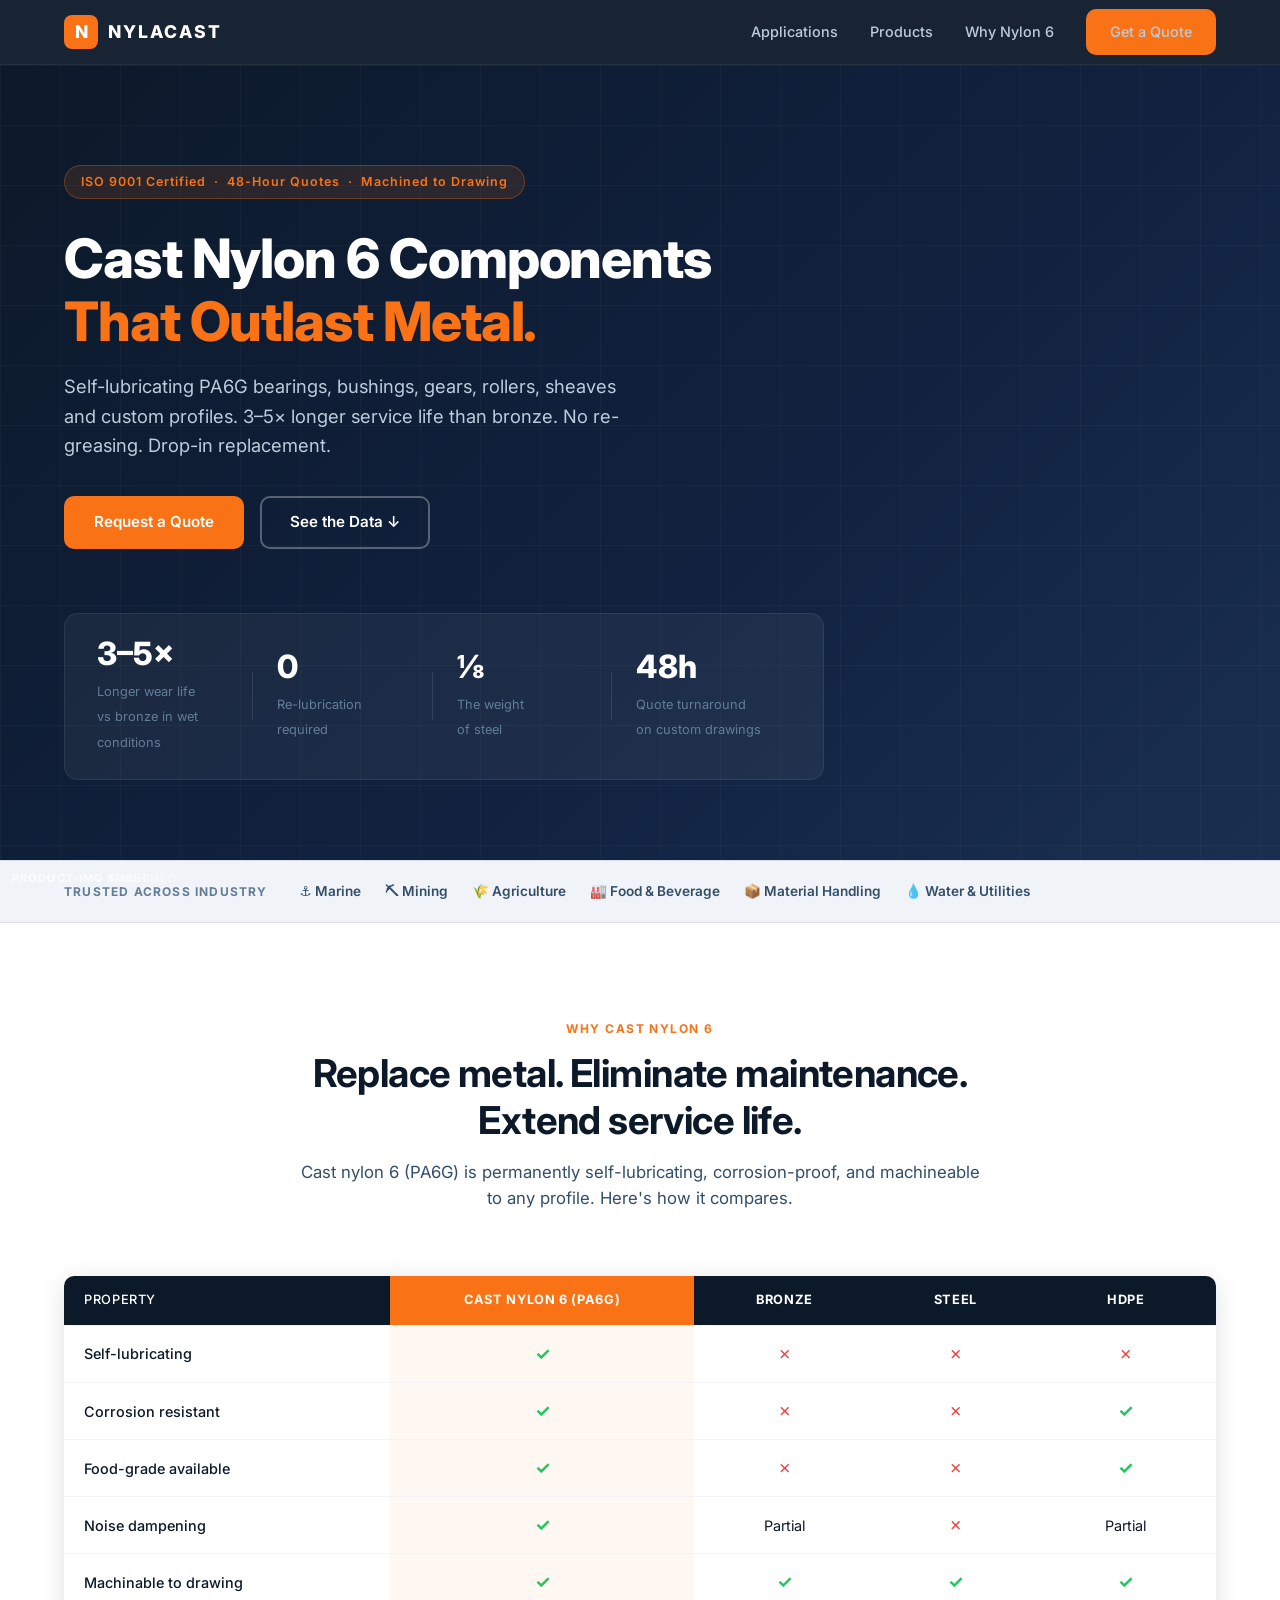
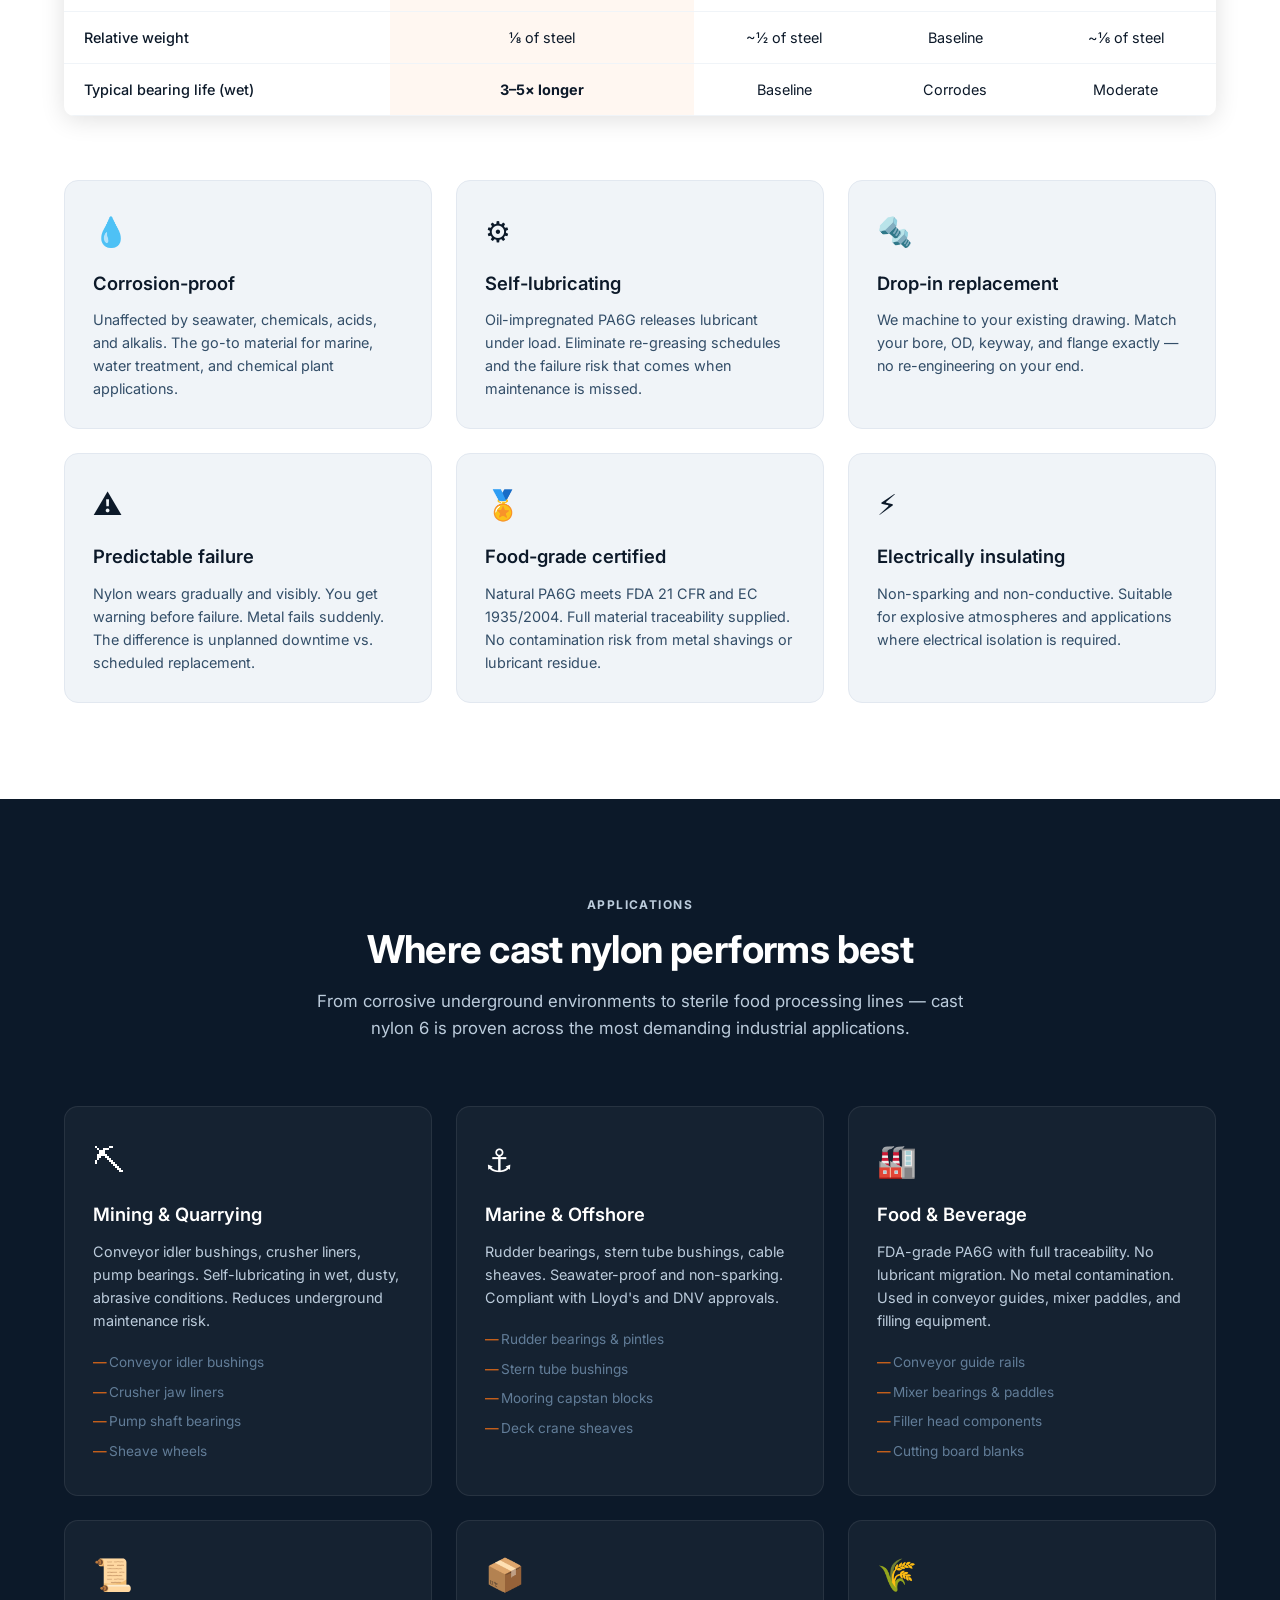
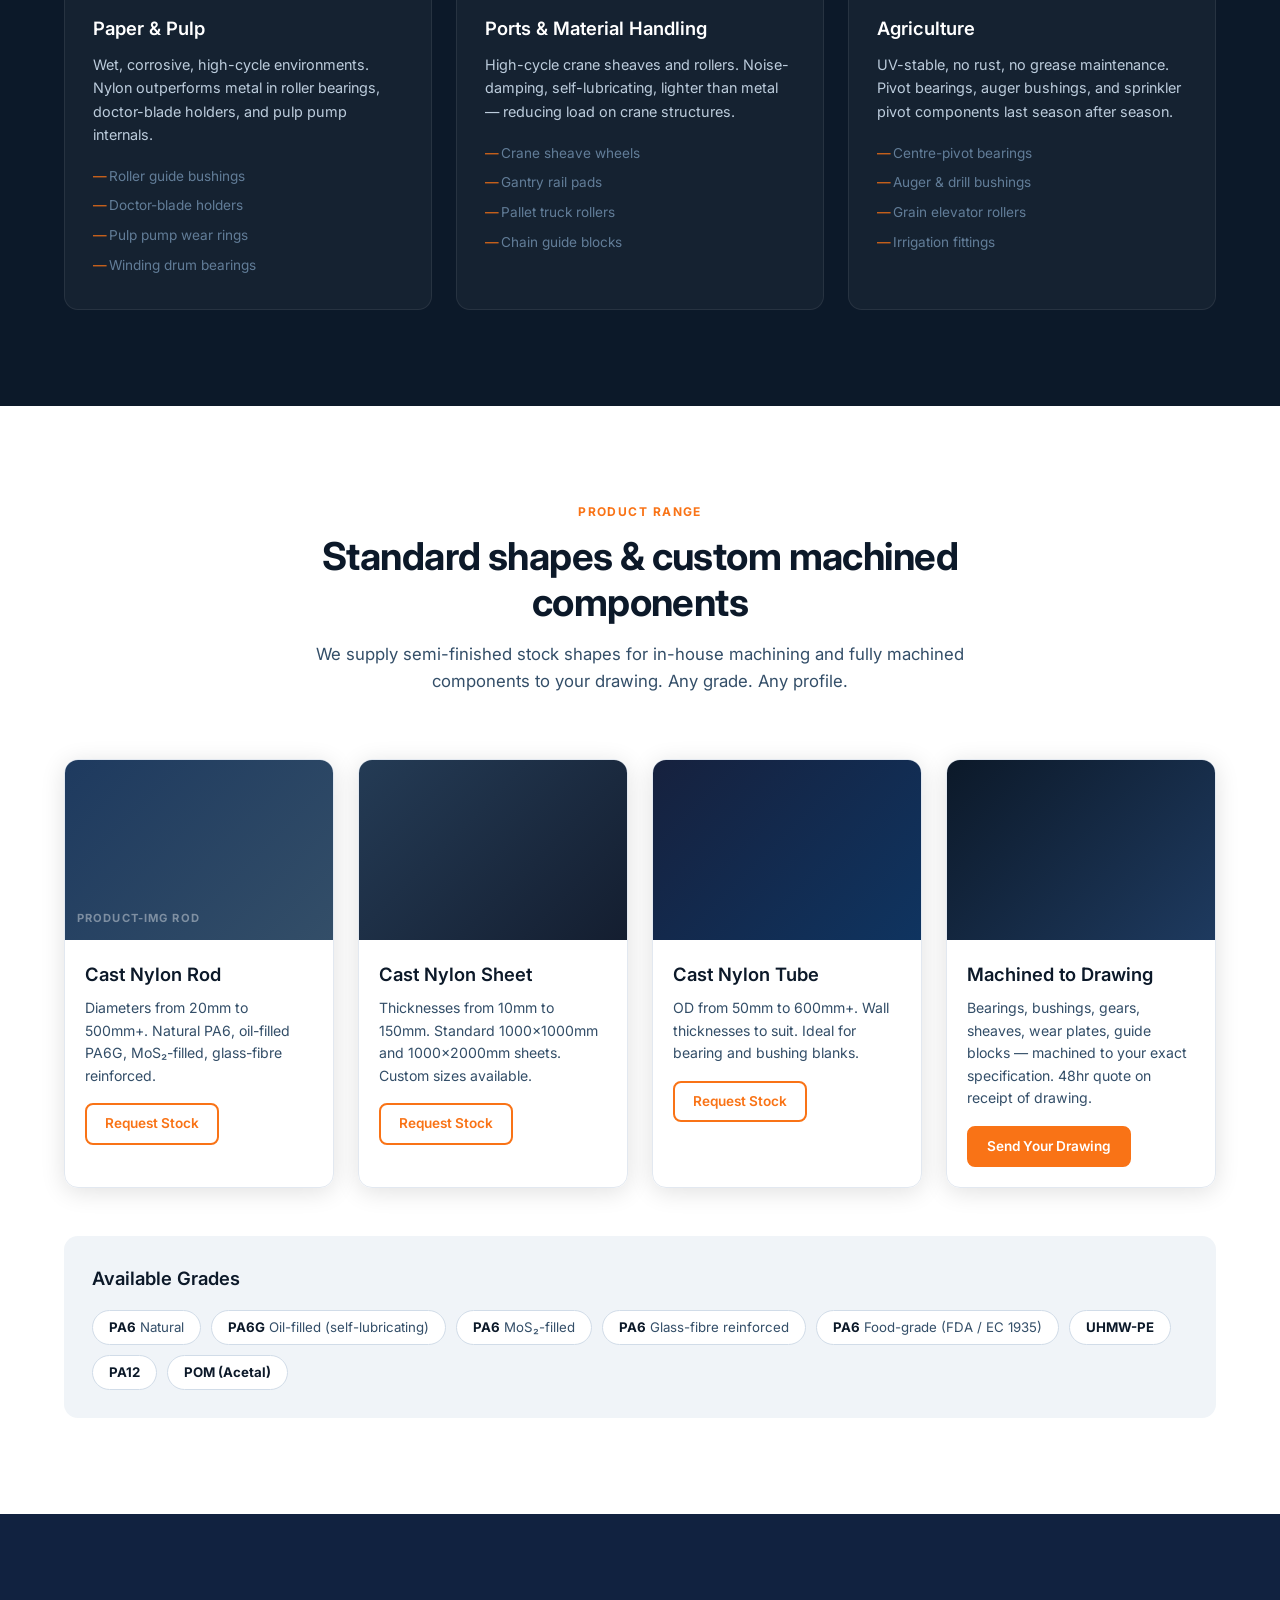
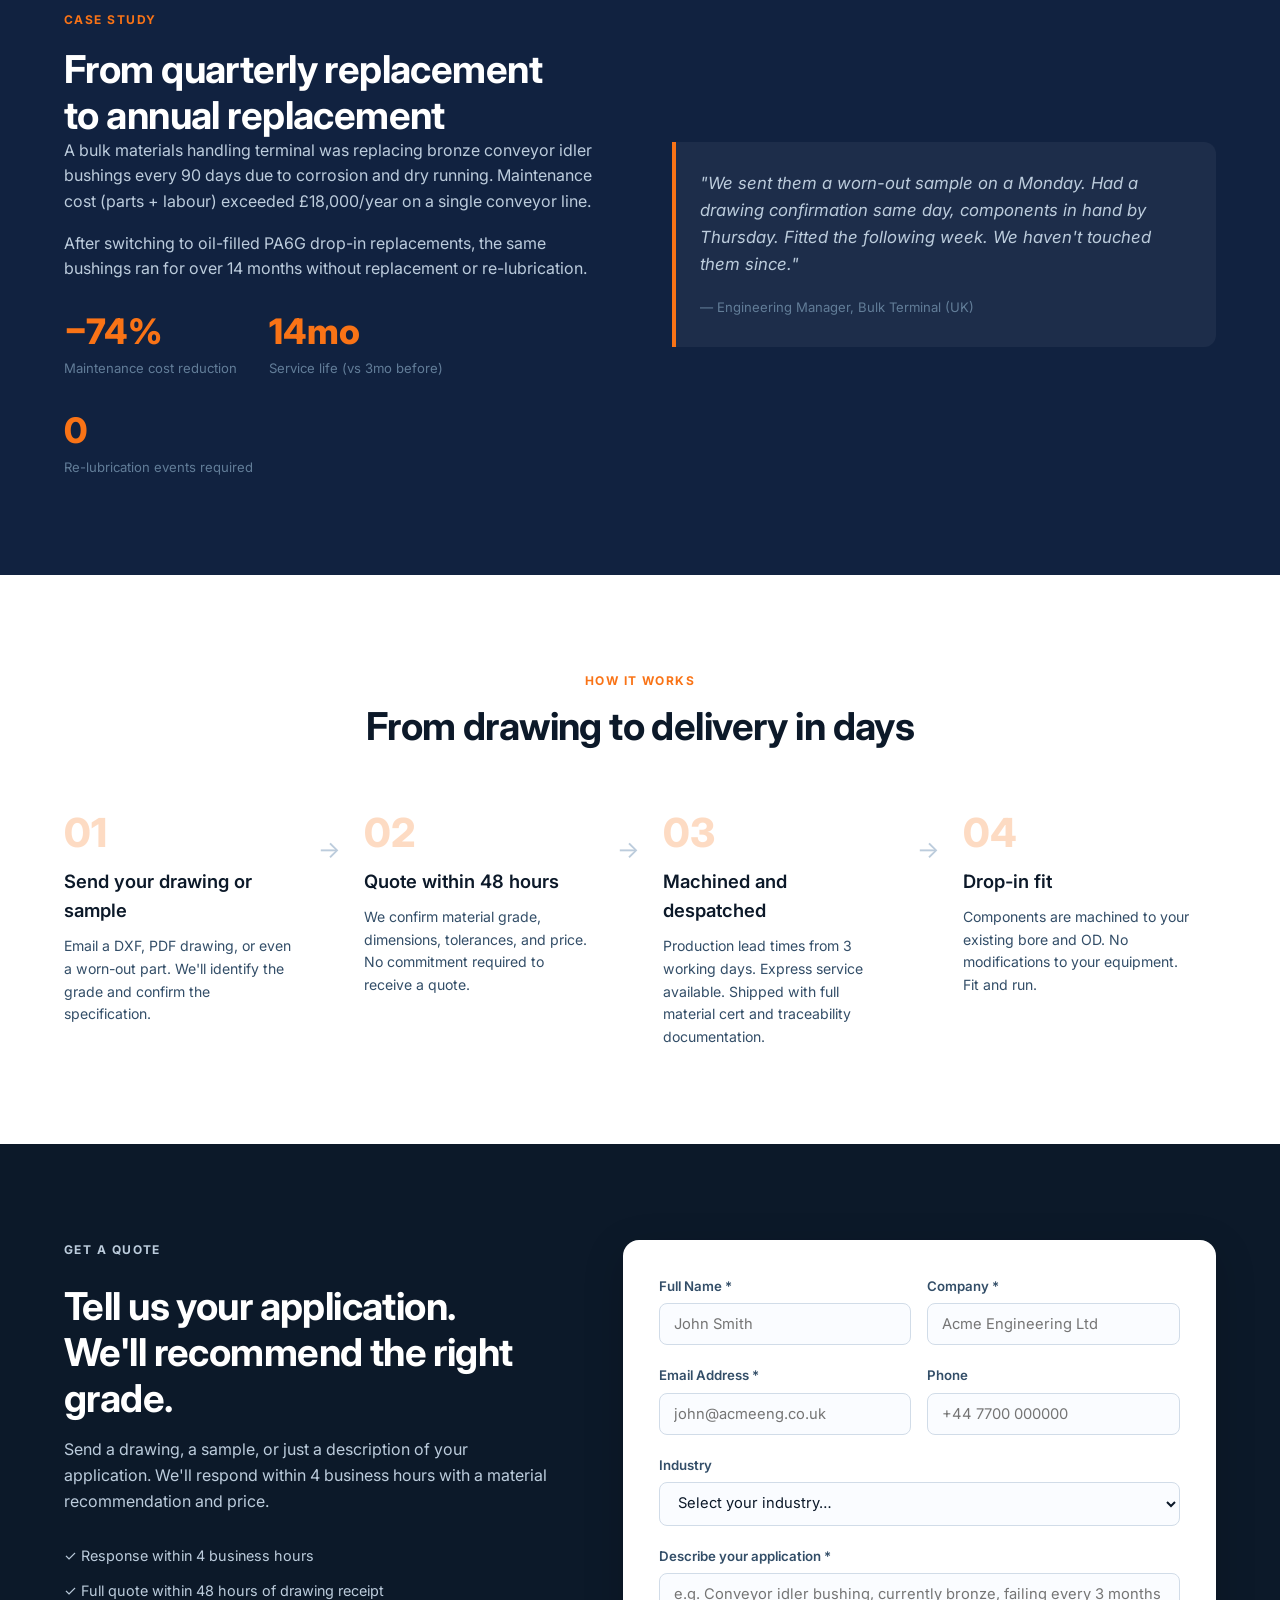
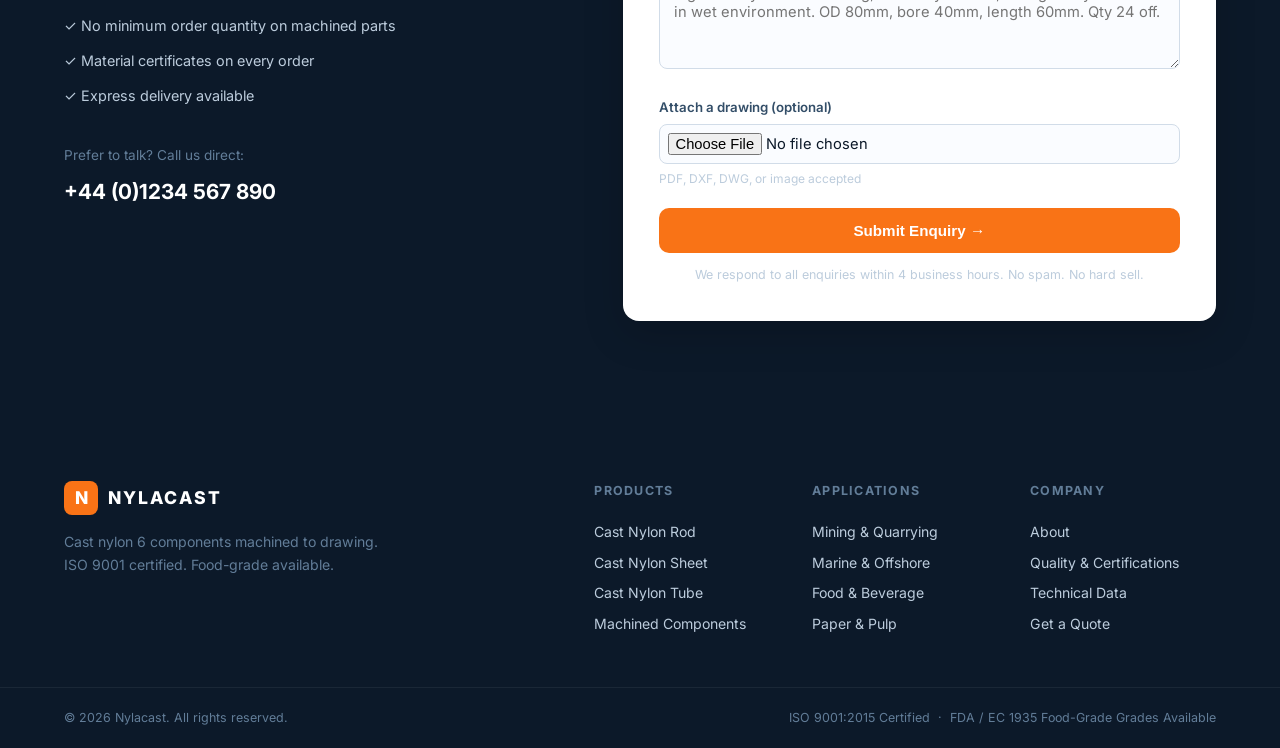
<file: campaign/nylon-6-castings/index.html>
<!DOCTYPE html>
<html lang="en">
<head>
  <meta charset="UTF-8" />
  <meta name="viewport" content="width=device-width, initial-scale=1.0" />
  <title>Cast Nylon 6 Components — Nylacast</title>
  <link rel="stylesheet" href="styles.css" />
  <link rel="preconnect" href="https://fonts.googleapis.com" />
  <link href="https://fonts.googleapis.com/css2?family=Inter:wght@400;500;600;700;800&display=swap" rel="stylesheet" />
</head>
<body>

<!-- ═══════════════════════════ NAV ═══════════════════════════ -->
<header class="nav">
  <div class="container nav-inner">
    <div class="logo">
      <span class="logo-mark">N</span>
      <span class="logo-text">NYLACAST</span>
    </div>
    <nav class="nav-links">
      <a href="#applications">Applications</a>
      <a href="#products">Products</a>
      <a href="#why">Why Nylon 6</a>
      <a href="#quote" class="btn btn-nav">Get a Quote</a>
    </nav>
  </div>
</header>

<!-- ═══════════════════════════ HERO ═══════════════════════════ -->
<section class="hero">
  <div class="hero-bg-grid"></div>
  <div class="container hero-inner">
    <div class="hero-badge">ISO 9001 Certified &nbsp;·&nbsp; 48-Hour Quotes &nbsp;·&nbsp; Machined to Drawing</div>
    <h1 class="hero-heading">
      Cast Nylon 6 Components<br />
      <span class="accent">That Outlast Metal.</span>
    </h1>
    <p class="hero-sub">
      Self-lubricating PA6G bearings, bushings, gears, rollers, sheaves and custom profiles.
      3–5× longer service life than bronze. No re-greasing. Drop-in replacement.
    </p>
    <div class="hero-ctas">
      <a href="#quote" class="btn btn-primary">Request a Quote</a>
      <a href="#why" class="btn btn-ghost">See the Data ↓</a>
    </div>
    <div class="hero-stats">
      <div class="stat">
        <span class="stat-value">3–5×</span>
        <span class="stat-label">Longer wear life<br/>vs bronze in wet conditions</span>
      </div>
      <div class="stat-divider"></div>
      <div class="stat">
        <span class="stat-value">0</span>
        <span class="stat-label">Re-lubrication<br/>required</span>
      </div>
      <div class="stat-divider"></div>
      <div class="stat">
        <span class="stat-value">⅛</span>
        <span class="stat-label">The weight<br/>of steel</span>
      </div>
      <div class="stat-divider"></div>
      <div class="stat">
        <span class="stat-value">48h</span>
        <span class="stat-label">Quote turnaround<br/>on custom drawings</span>
      </div>
    </div>
  </div>
</section>

<!-- ═══════════════════════════ TRUST BAR ═══════════════════════════ -->
<section class="trust-bar">
  <div class="container trust-inner">
    <p class="trust-label">Trusted across industry</p>
    <div class="trust-logos">
      <span class="trust-logo">⚓ Marine</span>
      <span class="trust-logo">⛏ Mining</span>
      <span class="trust-logo">🌾 Agriculture</span>
      <span class="trust-logo">🏭 Food &amp; Beverage</span>
      <span class="trust-logo">📦 Material Handling</span>
      <span class="trust-logo">💧 Water &amp; Utilities</span>
    </div>
  </div>
</section>

<!-- ═══════════════════════════ WHY NYLON 6 ═══════════════════════════ -->
<section class="section" id="why">
  <div class="container">
    <div class="section-header">
      <p class="section-tag">Why Cast Nylon 6</p>
      <h2>Replace metal. Eliminate maintenance.<br/>Extend service life.</h2>
      <p class="section-sub">Cast nylon 6 (PA6G) is permanently self-lubricating, corrosion-proof, and machineable to any profile. Here's how it compares.</p>
    </div>

    <div class="compare-table-wrap">
      <table class="compare-table">
        <thead>
          <tr>
            <th>Property</th>
            <th class="highlight-col">Cast Nylon 6 (PA6G)</th>
            <th>Bronze</th>
            <th>Steel</th>
            <th>HDPE</th>
          </tr>
        </thead>
        <tbody>
          <tr>
            <td>Self-lubricating</td>
            <td class="highlight-col"><span class="tick">✓</span></td>
            <td><span class="cross">✗</span></td>
            <td><span class="cross">✗</span></td>
            <td><span class="cross">✗</span></td>
          </tr>
          <tr>
            <td>Corrosion resistant</td>
            <td class="highlight-col"><span class="tick">✓</span></td>
            <td><span class="cross">✗</span></td>
            <td><span class="cross">✗</span></td>
            <td><span class="tick">✓</span></td>
          </tr>
          <tr>
            <td>Food-grade available</td>
            <td class="highlight-col"><span class="tick">✓</span></td>
            <td><span class="cross">✗</span></td>
            <td><span class="cross">✗</span></td>
            <td><span class="tick">✓</span></td>
          </tr>
          <tr>
            <td>Noise dampening</td>
            <td class="highlight-col"><span class="tick">✓</span></td>
            <td>Partial</td>
            <td><span class="cross">✗</span></td>
            <td>Partial</td>
          </tr>
          <tr>
            <td>Machinable to drawing</td>
            <td class="highlight-col"><span class="tick">✓</span></td>
            <td><span class="tick">✓</span></td>
            <td><span class="tick">✓</span></td>
            <td><span class="tick">✓</span></td>
          </tr>
          <tr>
            <td>Relative weight</td>
            <td class="highlight-col">⅛ of steel</td>
            <td>~½ of steel</td>
            <td>Baseline</td>
            <td>~⅙ of steel</td>
          </tr>
          <tr>
            <td>Typical bearing life (wet)</td>
            <td class="highlight-col"><strong>3–5× longer</strong></td>
            <td>Baseline</td>
            <td>Corrodes</td>
            <td>Moderate</td>
          </tr>
        </tbody>
      </table>
    </div>

    <div class="benefit-cards">
      <div class="benefit-card">
        <div class="benefit-icon">💧</div>
        <h3>Corrosion-proof</h3>
        <p>Unaffected by seawater, chemicals, acids, and alkalis. The go-to material for marine, water treatment, and chemical plant applications.</p>
      </div>
      <div class="benefit-card">
        <div class="benefit-icon">⚙️</div>
        <h3>Self-lubricating</h3>
        <p>Oil-impregnated PA6G releases lubricant under load. Eliminate re-greasing schedules and the failure risk that comes when maintenance is missed.</p>
      </div>
      <div class="benefit-card">
        <div class="benefit-icon">🔩</div>
        <h3>Drop-in replacement</h3>
        <p>We machine to your existing drawing. Match your bore, OD, keyway, and flange exactly — no re-engineering on your end.</p>
      </div>
      <div class="benefit-card">
        <div class="benefit-icon">⚠️</div>
        <h3>Predictable failure</h3>
        <p>Nylon wears gradually and visibly. You get warning before failure. Metal fails suddenly. The difference is unplanned downtime vs. scheduled replacement.</p>
      </div>
      <div class="benefit-card">
        <div class="benefit-icon">🏅</div>
        <h3>Food-grade certified</h3>
        <p>Natural PA6G meets FDA 21 CFR and EC 1935/2004. Full material traceability supplied. No contamination risk from metal shavings or lubricant residue.</p>
      </div>
      <div class="benefit-card">
        <div class="benefit-icon">⚡</div>
        <h3>Electrically insulating</h3>
        <p>Non-sparking and non-conductive. Suitable for explosive atmospheres and applications where electrical isolation is required.</p>
      </div>
    </div>
  </div>
</section>

<!-- ═══════════════════════════ APPLICATIONS ═══════════════════════════ -->
<section class="section section-dark" id="applications">
  <div class="container">
    <div class="section-header">
      <p class="section-tag">Applications</p>
      <h2>Where cast nylon performs best</h2>
      <p class="section-sub">From corrosive underground environments to sterile food processing lines — cast nylon 6 is proven across the most demanding industrial applications.</p>
    </div>

    <div class="app-grid">
      <div class="app-card">
        <div class="app-icon">⛏</div>
        <h3>Mining &amp; Quarrying</h3>
        <p>Conveyor idler bushings, crusher liners, pump bearings. Self-lubricating in wet, dusty, abrasive conditions. Reduces underground maintenance risk.</p>
        <ul class="app-list">
          <li>Conveyor idler bushings</li>
          <li>Crusher jaw liners</li>
          <li>Pump shaft bearings</li>
          <li>Sheave wheels</li>
        </ul>
      </div>
      <div class="app-card">
        <div class="app-icon">⚓</div>
        <h3>Marine &amp; Offshore</h3>
        <p>Rudder bearings, stern tube bushings, cable sheaves. Seawater-proof and non-sparking. Compliant with Lloyd's and DNV approvals.</p>
        <ul class="app-list">
          <li>Rudder bearings &amp; pintles</li>
          <li>Stern tube bushings</li>
          <li>Mooring capstan blocks</li>
          <li>Deck crane sheaves</li>
        </ul>
      </div>
      <div class="app-card">
        <div class="app-icon">🏭</div>
        <h3>Food &amp; Beverage</h3>
        <p>FDA-grade PA6G with full traceability. No lubricant migration. No metal contamination. Used in conveyor guides, mixer paddles, and filling equipment.</p>
        <ul class="app-list">
          <li>Conveyor guide rails</li>
          <li>Mixer bearings &amp; paddles</li>
          <li>Filler head components</li>
          <li>Cutting board blanks</li>
        </ul>
      </div>
      <div class="app-card">
        <div class="app-icon">📜</div>
        <h3>Paper &amp; Pulp</h3>
        <p>Wet, corrosive, high-cycle environments. Nylon outperforms metal in roller bearings, doctor-blade holders, and pulp pump internals.</p>
        <ul class="app-list">
          <li>Roller guide bushings</li>
          <li>Doctor-blade holders</li>
          <li>Pulp pump wear rings</li>
          <li>Winding drum bearings</li>
        </ul>
      </div>
      <div class="app-card">
        <div class="app-icon">📦</div>
        <h3>Ports &amp; Material Handling</h3>
        <p>High-cycle crane sheaves and rollers. Noise-damping, self-lubricating, lighter than metal — reducing load on crane structures.</p>
        <ul class="app-list">
          <li>Crane sheave wheels</li>
          <li>Gantry rail pads</li>
          <li>Pallet truck rollers</li>
          <li>Chain guide blocks</li>
        </ul>
      </div>
      <div class="app-card">
        <div class="app-icon">🌾</div>
        <h3>Agriculture</h3>
        <p>UV-stable, no rust, no grease maintenance. Pivot bearings, auger bushings, and sprinkler pivot components last season after season.</p>
        <ul class="app-list">
          <li>Centre-pivot bearings</li>
          <li>Auger &amp; drill bushings</li>
          <li>Grain elevator rollers</li>
          <li>Irrigation fittings</li>
        </ul>
      </div>
    </div>
  </div>
</section>

<!-- ═══════════════════════════ PRODUCTS ═══════════════════════════ -->
<section class="section" id="products">
  <div class="container">
    <div class="section-header">
      <p class="section-tag">Product Range</p>
      <h2>Standard shapes &amp; custom machined components</h2>
      <p class="section-sub">We supply semi-finished stock shapes for in-house machining and fully machined components to your drawing. Any grade. Any profile.</p>
    </div>

    <div class="product-grid">
      <div class="product-card">
        <div class="product-img rod"></div>
        <div class="product-info">
          <h3>Cast Nylon Rod</h3>
          <p>Diameters from 20mm to 500mm+. Natural PA6, oil-filled PA6G, MoS₂-filled, glass-fibre reinforced.</p>
          <a href="#quote" class="btn btn-sm">Request Stock</a>
        </div>
      </div>
      <div class="product-card">
        <div class="product-img sheet"></div>
        <div class="product-info">
          <h3>Cast Nylon Sheet</h3>
          <p>Thicknesses from 10mm to 150mm. Standard 1000×1000mm and 1000×2000mm sheets. Custom sizes available.</p>
          <a href="#quote" class="btn btn-sm">Request Stock</a>
        </div>
      </div>
      <div class="product-card">
        <div class="product-img tube"></div>
        <div class="product-info">
          <h3>Cast Nylon Tube</h3>
          <p>OD from 50mm to 600mm+. Wall thicknesses to suit. Ideal for bearing and bushing blanks.</p>
          <a href="#quote" class="btn btn-sm">Request Stock</a>
        </div>
      </div>
      <div class="product-card">
        <div class="product-img machined"></div>
        <div class="product-info">
          <h3>Machined to Drawing</h3>
          <p>Bearings, bushings, gears, sheaves, wear plates, guide blocks — machined to your exact specification. 48hr quote on receipt of drawing.</p>
          <a href="#quote" class="btn btn-sm btn-accent">Send Your Drawing</a>
        </div>
      </div>
    </div>

    <div class="grades-row">
      <h3>Available Grades</h3>
      <div class="grade-pills">
        <span class="grade-pill"><strong>PA6</strong> Natural</span>
        <span class="grade-pill"><strong>PA6G</strong> Oil-filled (self-lubricating)</span>
        <span class="grade-pill"><strong>PA6</strong> MoS₂-filled</span>
        <span class="grade-pill"><strong>PA6</strong> Glass-fibre reinforced</span>
        <span class="grade-pill"><strong>PA6</strong> Food-grade (FDA / EC 1935)</span>
        <span class="grade-pill"><strong>UHMW-PE</strong></span>
        <span class="grade-pill"><strong>PA12</strong></span>
        <span class="grade-pill"><strong>POM (Acetal)</strong></span>
      </div>
    </div>
  </div>
</section>

<!-- ═══════════════════════════ CASE STUDY ═══════════════════════════ -->
<section class="section section-accent">
  <div class="container">
    <div class="case-study">
      <div class="case-study-text">
        <p class="section-tag" style="color:#f97316">Case Study</p>
        <h2>From quarterly replacement<br/>to annual replacement</h2>
        <p>A bulk materials handling terminal was replacing bronze conveyor idler bushings every 90 days due to corrosion and dry running. Maintenance cost (parts + labour) exceeded £18,000/year on a single conveyor line.</p>
        <p>After switching to oil-filled PA6G drop-in replacements, the same bushings ran for over 14 months without replacement or re-lubrication.</p>
        <div class="case-results">
          <div class="case-result">
            <span class="case-value">−74%</span>
            <span class="case-label">Maintenance cost reduction</span>
          </div>
          <div class="case-result">
            <span class="case-value">14mo</span>
            <span class="case-label">Service life (vs 3mo before)</span>
          </div>
          <div class="case-result">
            <span class="case-value">0</span>
            <span class="case-label">Re-lubrication events required</span>
          </div>
        </div>
      </div>
      <div class="case-study-aside">
        <blockquote>
          <p>"We sent them a worn-out sample on a Monday. Had a drawing confirmation same day, components in hand by Thursday. Fitted the following week. We haven't touched them since."</p>
          <cite>— Engineering Manager, Bulk Terminal (UK)</cite>
        </blockquote>
      </div>
    </div>
  </div>
</section>

<!-- ═══════════════════════════ PROCESS ═══════════════════════════ -->
<section class="section">
  <div class="container">
    <div class="section-header">
      <p class="section-tag">How It Works</p>
      <h2>From drawing to delivery in days</h2>
    </div>
    <div class="process-steps">
      <div class="process-step">
        <div class="step-num">01</div>
        <h3>Send your drawing or sample</h3>
        <p>Email a DXF, PDF drawing, or even a worn-out part. We'll identify the grade and confirm the specification.</p>
      </div>
      <div class="process-arrow">→</div>
      <div class="process-step">
        <div class="step-num">02</div>
        <h3>Quote within 48 hours</h3>
        <p>We confirm material grade, dimensions, tolerances, and price. No commitment required to receive a quote.</p>
      </div>
      <div class="process-arrow">→</div>
      <div class="process-step">
        <div class="step-num">03</div>
        <h3>Machined and despatched</h3>
        <p>Production lead times from 3 working days. Express service available. Shipped with full material cert and traceability documentation.</p>
      </div>
      <div class="process-arrow">→</div>
      <div class="process-step">
        <div class="step-num">04</div>
        <h3>Drop-in fit</h3>
        <p>Components are machined to your existing bore and OD. No modifications to your equipment. Fit and run.</p>
      </div>
    </div>
  </div>
</section>

<!-- ═══════════════════════════ QUOTE FORM ═══════════════════════════ -->
<section class="section section-dark" id="quote">
  <div class="container">
    <div class="quote-layout">
      <div class="quote-text">
        <p class="section-tag">Get a Quote</p>
        <h2>Tell us your application.<br/>We'll recommend the right grade.</h2>
        <p>Send a drawing, a sample, or just a description of your application. We'll respond within 4 business hours with a material recommendation and price.</p>
        <ul class="quote-promises">
          <li>✓ Response within 4 business hours</li>
          <li>✓ Full quote within 48 hours of drawing receipt</li>
          <li>✓ No minimum order quantity on machined parts</li>
          <li>✓ Material certificates on every order</li>
          <li>✓ Express delivery available</li>
        </ul>
        <div class="quote-contact">
          <p>Prefer to talk? Call us direct:</p>
          <a href="tel:+441234567890" class="quote-phone">+44 (0)1234 567 890</a>
        </div>
      </div>
      <form class="quote-form" action="#" method="post">
        <div class="form-row">
          <div class="form-group">
            <label for="name">Full Name *</label>
            <input type="text" id="name" name="name" placeholder="John Smith" required />
          </div>
          <div class="form-group">
            <label for="company">Company *</label>
            <input type="text" id="company" name="company" placeholder="Acme Engineering Ltd" required />
          </div>
        </div>
        <div class="form-row">
          <div class="form-group">
            <label for="email">Email Address *</label>
            <input type="email" id="email" name="email" placeholder="john@acmeeng.co.uk" required />
          </div>
          <div class="form-group">
            <label for="phone">Phone</label>
            <input type="tel" id="phone" name="phone" placeholder="+44 7700 000000" />
          </div>
        </div>
        <div class="form-group">
          <label for="industry">Industry</label>
          <select id="industry" name="industry">
            <option value="">Select your industry…</option>
            <option>Mining &amp; Quarrying</option>
            <option>Marine &amp; Offshore</option>
            <option>Food &amp; Beverage</option>
            <option>Paper &amp; Pulp</option>
            <option>Ports &amp; Material Handling</option>
            <option>Agriculture</option>
            <option>Water &amp; Utilities</option>
            <option>Automotive</option>
            <option>Renewable Energy</option>
            <option>Other</option>
          </select>
        </div>
        <div class="form-group">
          <label for="application">Describe your application *</label>
          <textarea id="application" name="application" rows="4" placeholder="e.g. Conveyor idler bushing, currently bronze, failing every 3 months in wet environment. OD 80mm, bore 40mm, length 60mm. Qty 24 off." required></textarea>
        </div>
        <div class="form-group">
          <label for="file">Attach a drawing (optional)</label>
          <input type="file" id="file" name="file" accept=".pdf,.dxf,.dwg,.jpg,.png" />
          <p class="file-hint">PDF, DXF, DWG, or image accepted</p>
        </div>
        <button type="submit" class="btn btn-primary btn-full">Submit Enquiry →</button>
        <p class="form-note">We respond to all enquiries within 4 business hours. No spam. No hard sell.</p>
      </form>
    </div>
  </div>
</section>

<!-- ═══════════════════════════ FOOTER ═══════════════════════════ -->
<footer class="footer">
  <div class="container footer-inner">
    <div class="footer-brand">
      <div class="logo">
        <span class="logo-mark">N</span>
        <span class="logo-text">NYLACAST</span>
      </div>
      <p>Cast nylon 6 components machined to drawing.<br/>ISO 9001 certified. Food-grade available.</p>
    </div>
    <div class="footer-links">
      <div class="footer-col">
        <h4>Products</h4>
        <a href="#">Cast Nylon Rod</a>
        <a href="#">Cast Nylon Sheet</a>
        <a href="#">Cast Nylon Tube</a>
        <a href="#">Machined Components</a>
      </div>
      <div class="footer-col">
        <h4>Applications</h4>
        <a href="#">Mining &amp; Quarrying</a>
        <a href="#">Marine &amp; Offshore</a>
        <a href="#">Food &amp; Beverage</a>
        <a href="#">Paper &amp; Pulp</a>
      </div>
      <div class="footer-col">
        <h4>Company</h4>
        <a href="#">About</a>
        <a href="#">Quality &amp; Certifications</a>
        <a href="#">Technical Data</a>
        <a href="#quote">Get a Quote</a>
      </div>
    </div>
  </div>
  <div class="footer-bottom">
    <div class="container">
      <p>© 2026 Nylacast. All rights reserved.</p>
      <p>ISO 9001:2015 Certified &nbsp;·&nbsp; FDA / EC 1935 Food-Grade Grades Available</p>
    </div>
  </div>
</footer>

</body>
</html>
</file>
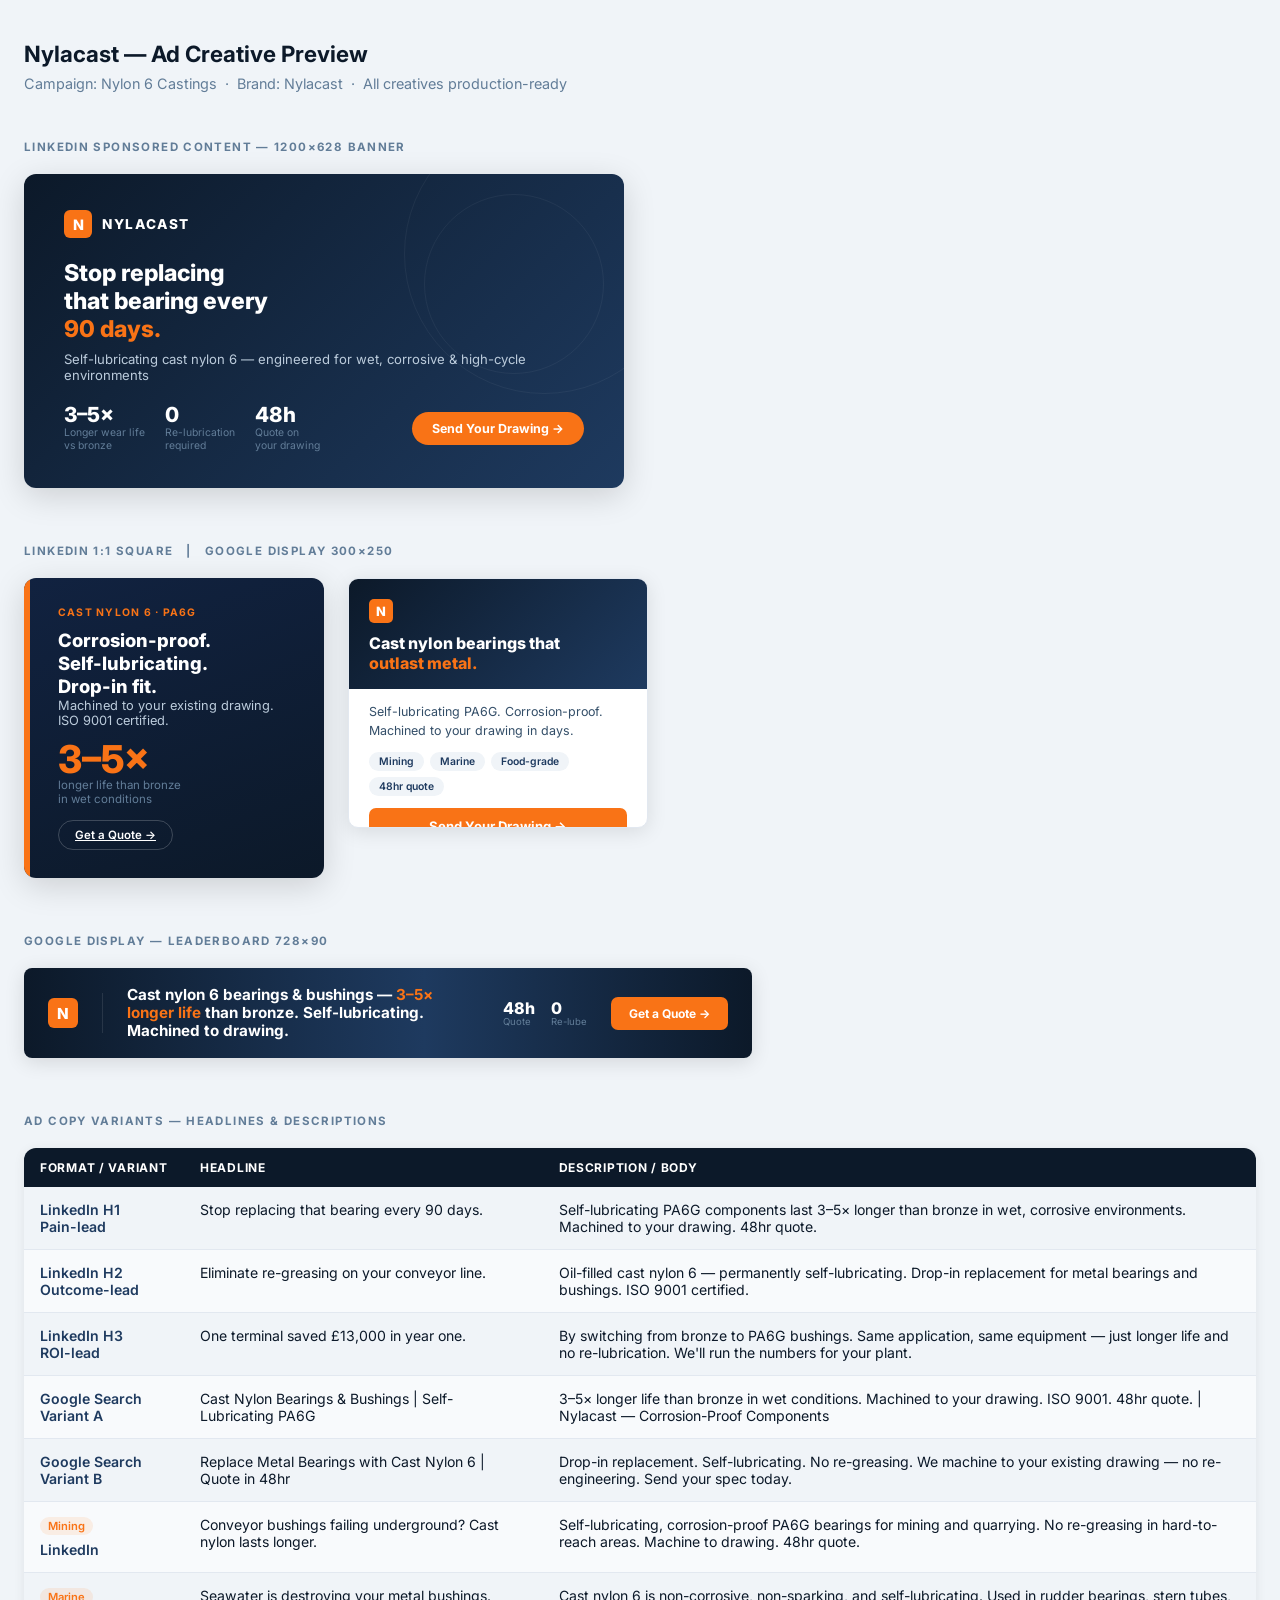
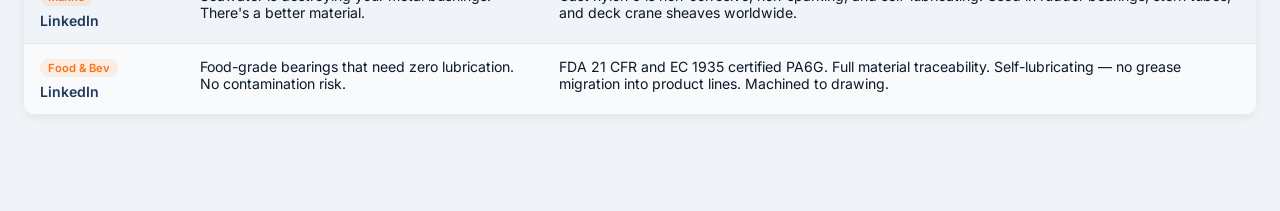
<file: campaign/nylon-6-castings/ad-creatives.html>
<!DOCTYPE html>
<html lang="en">
<head>
  <meta charset="UTF-8" />
  <meta name="viewport" content="width=device-width, initial-scale=1.0" />
  <title>Nylacast — Ad Creatives Preview</title>
  <link href="https://fonts.googleapis.com/css2?family=Inter:wght@400;600;700;800&display=swap" rel="stylesheet" />
  <style>
    * { box-sizing: border-box; margin: 0; padding: 0; }
    body { font-family: 'Inter', sans-serif; background: #f0f4f8; padding: 40px 24px; color: #0c1929; }
    h1 { font-size: 1.4rem; font-weight: 700; margin-bottom: 8px; }
    .page-sub { font-size: .9rem; color: #627d98; margin-bottom: 48px; }
    .section-label { font-size: .72rem; font-weight: 700; letter-spacing: .12em; text-transform: uppercase; color: #627d98; margin-bottom: 20px; }
    .ads-row { display: flex; gap: 24px; flex-wrap: wrap; margin-bottom: 56px; align-items: flex-start; }

    /* ── LinkedIn Banner (1200×628) ── */
    .ad-linkedin-banner {
      width: 600px; height: 314px; border-radius: 12px; overflow: hidden;
      background: linear-gradient(135deg, #0c1929 0%, #1e3a5f 100%);
      position: relative; flex-shrink: 0;
      box-shadow: 0 8px 32px rgba(0,0,0,.15);
    }
    .ad-linkedin-banner .bg-circles {
      position: absolute; inset: 0;
    }
    .ad-linkedin-banner .bg-circles span {
      position: absolute; border-radius: 50%; border: 1px solid rgba(255,255,255,.05);
    }
    .ad-linkedin-banner .bg-circles span:nth-child(1) { width: 280px; height: 280px; right: -60px; top: -60px; }
    .ad-linkedin-banner .bg-circles span:nth-child(2) { width: 180px; height: 180px; right: 20px; top: 20px; }
    .ad-linkedin-banner .content { position: relative; z-index: 1; padding: 36px 40px; height: 100%; display: flex; flex-direction: column; justify-content: space-between; }
    .ad-linkedin-banner .logo-row { display: flex; align-items: center; gap: 10px; }
    .ad-linkedin-banner .lm { width: 28px; height: 28px; background: #f97316; border-radius: 6px; display: flex; align-items: center; justify-content: center; font-weight: 800; font-size: .9rem; color: #fff; flex-shrink: 0; }
    .ad-linkedin-banner .lt { font-weight: 800; font-size: .85rem; letter-spacing: .12em; color: #fff; }
    .ad-linkedin-banner .headline { font-size: 1.45rem; font-weight: 800; color: #fff; line-height: 1.2; }
    .ad-linkedin-banner .headline span { color: #f97316; }
    .ad-linkedin-banner .sub { font-size: .82rem; color: #bcccdc; margin-top: 8px; }
    .ad-linkedin-banner .bottom { display: flex; align-items: center; justify-content: space-between; }
    .ad-linkedin-banner .stats { display: flex; gap: 20px; }
    .ad-linkedin-banner .stat .v { font-size: 1.3rem; font-weight: 800; color: #fff; line-height: 1; }
    .ad-linkedin-banner .stat .l { font-size: .65rem; color: #627d98; }
    .ad-linkedin-banner .cta-pill { background: #f97316; color: #fff; font-weight: 700; font-size: .78rem; padding: 9px 20px; border-radius: 100px; white-space: nowrap; }

    /* ── LinkedIn Square (1:1) ── */
    .ad-linkedin-square {
      width: 300px; height: 300px; border-radius: 12px; overflow: hidden;
      background: linear-gradient(160deg, #112240 0%, #0c1929 100%);
      position: relative; flex-shrink: 0;
      box-shadow: 0 8px 32px rgba(0,0,0,.15);
    }
    .ad-linkedin-square .stripe { position: absolute; left: 0; top: 0; width: 6px; height: 100%; background: #f97316; }
    .ad-linkedin-square .content { position: relative; padding: 28px 28px 28px 34px; height: 100%; display: flex; flex-direction: column; justify-content: space-between; }
    .ad-linkedin-square .tag { font-size: .65rem; font-weight: 700; letter-spacing: .12em; text-transform: uppercase; color: #f97316; }
    .ad-linkedin-square h2 { font-size: 1.15rem; font-weight: 800; color: #fff; line-height: 1.25; margin-top: 10px; }
    .ad-linkedin-square .proof { font-size: .8rem; color: #bcccdc; }
    .ad-linkedin-square .bottom .big { font-size: 2.4rem; font-weight: 800; color: #f97316; line-height: 1; }
    .ad-linkedin-square .bottom .lbl { font-size: .72rem; color: #627d98; }
    .ad-linkedin-square .cta { display: inline-block; border: 1.5px solid rgba(255,255,255,.2); color: #fff; font-size: .72rem; font-weight: 600; padding: 7px 16px; border-radius: 100px; margin-top: 14px; }

    /* ── Google Display (300×250) ── */
    .ad-google-mrec {
      width: 300px; height: 250px; border-radius: 10px; overflow: hidden;
      background: #fff; border: 1px solid #e2e8f0;
      box-shadow: 0 4px 20px rgba(0,0,0,.10); position: relative; flex-shrink: 0;
    }
    .ad-google-mrec .top { background: linear-gradient(135deg, #0c1929, #1e3a5f); padding: 20px 20px 16px; }
    .ad-google-mrec .top .lm { width: 24px; height: 24px; background: #f97316; border-radius: 5px; display: inline-flex; align-items: center; justify-content: center; font-weight: 800; font-size: .8rem; color: #fff; margin-bottom: 10px; }
    .ad-google-mrec .top h3 { font-size: 1rem; font-weight: 800; color: #fff; line-height: 1.25; }
    .ad-google-mrec .top h3 span { color: #f97316; }
    .ad-google-mrec .body { padding: 14px 20px; }
    .ad-google-mrec .body p { font-size: .78rem; color: #334e68; margin-bottom: 12px; line-height: 1.5; }
    .ad-google-mrec .pills { display: flex; gap: 6px; flex-wrap: wrap; margin-bottom: 12px; }
    .ad-google-mrec .pill { background: #f0f4f8; border-radius: 100px; padding: 3px 10px; font-size: .65rem; font-weight: 600; color: #1e3a5f; }
    .ad-google-mrec .cta-btn { display: block; background: #f97316; color: #fff; font-weight: 700; font-size: .82rem; text-align: center; padding: 10px; border-radius: 7px; }

    /* ── Google Display Leaderboard (728×90 scaled) ── */
    .ad-leaderboard {
      width: 100%; max-width: 728px; height: 90px; border-radius: 8px; overflow: hidden;
      background: linear-gradient(90deg, #0c1929 0%, #1e3a5f 55%, #0c1929 100%);
      display: flex; align-items: center; padding: 0 24px; gap: 24px;
      box-shadow: 0 4px 20px rgba(0,0,0,.12); flex-shrink: 0;
    }
    .ad-leaderboard .lm { width: 30px; height: 30px; background: #f97316; border-radius: 6px; display: flex; align-items: center; justify-content: center; font-weight: 800; font-size: .95rem; color: #fff; flex-shrink: 0; }
    .ad-leaderboard .sep { width: 1px; height: 40px; background: rgba(255,255,255,.1); flex-shrink: 0; }
    .ad-leaderboard .headline { font-size: .95rem; font-weight: 700; color: #fff; line-height: 1.2; flex: 1; }
    .ad-leaderboard .headline span { color: #f97316; }
    .ad-leaderboard .stats-mini { display: flex; gap: 16px; flex-shrink: 0; }
    .ad-leaderboard .sm .v { font-size: 1rem; font-weight: 800; color: #fff; line-height: 1; }
    .ad-leaderboard .sm .l { font-size: .6rem; color: #627d98; }
    .ad-leaderboard .cta { background: #f97316; color: #fff; font-weight: 700; font-size: .75rem; padding: 9px 18px; border-radius: 7px; white-space: nowrap; flex-shrink: 0; }

    /* ── Copy variants table ── */
    .copy-table { width: 100%; border-collapse: collapse; font-size: .88rem; border-radius: 12px; overflow: hidden; box-shadow: 0 2px 12px rgba(0,0,0,.07); margin-bottom: 56px; }
    .copy-table th { background: #0c1929; color: #fff; padding: 12px 16px; text-align: left; font-size: .75rem; letter-spacing: .06em; text-transform: uppercase; }
    .copy-table td { padding: 14px 16px; border-bottom: 1px solid #e2e8f0; vertical-align: top; }
    .copy-table tbody tr:nth-child(even) td { background: #f8fafc; }
    .copy-table .label { font-weight: 600; color: #1e3a5f; white-space: nowrap; }
    .copy-table .variant { color: #334e68; }
    .copy-table .industry { display: inline-block; background: rgba(249,115,22,.1); color: #f97316; font-size: .7rem; font-weight: 600; padding: 2px 8px; border-radius: 100px; margin-bottom: 6px; }
  </style>
</head>
<body>

<h1>Nylacast — Ad Creative Preview</h1>
<p class="page-sub">Campaign: Nylon 6 Castings &nbsp;·&nbsp; Brand: Nylacast &nbsp;·&nbsp; All creatives production-ready</p>

<!-- LINKEDIN -->
<p class="section-label">LinkedIn Sponsored Content — 1200×628 Banner</p>
<div class="ads-row">
  <div class="ad-linkedin-banner">
    <div class="bg-circles">
      <span></span><span></span>
    </div>
    <div class="content">
      <div class="logo-row">
        <div class="lm">N</div>
        <span class="lt">NYLACAST</span>
      </div>
      <div>
        <div class="headline">Stop replacing<br/>that bearing every<br/><span>90 days.</span></div>
        <div class="sub">Self-lubricating cast nylon 6 — engineered for wet, corrosive &amp; high-cycle environments</div>
      </div>
      <div class="bottom">
        <div class="stats">
          <div class="stat"><div class="v">3–5×</div><div class="l">Longer wear life<br/>vs bronze</div></div>
          <div class="stat"><div class="v">0</div><div class="l">Re-lubrication<br/>required</div></div>
          <div class="stat"><div class="v">48h</div><div class="l">Quote on<br/>your drawing</div></div>
        </div>
        <div class="cta-pill">Send Your Drawing →</div>
      </div>
    </div>
  </div>
</div>

<!-- LINKEDIN SQUARE + GOOGLE MREC -->
<p class="section-label">LinkedIn 1:1 Square &nbsp;&nbsp;|&nbsp;&nbsp; Google Display 300×250</p>
<div class="ads-row">

  <div class="ad-linkedin-square">
    <div class="stripe"></div>
    <div class="content">
      <div>
        <div class="tag">Cast Nylon 6 · PA6G</div>
        <h2>Corrosion-proof.<br/>Self-lubricating.<br/>Drop-in fit.</h2>
        <p class="proof">Machined to your existing drawing. ISO 9001 certified.</p>
      </div>
      <div class="bottom">
        <div>
          <div class="big">3–5×</div>
          <div class="lbl">longer life than bronze<br/>in wet conditions</div>
        </div>
        <a href="#" class="cta">Get a Quote →</a>
      </div>
    </div>
  </div>

  <div class="ad-google-mrec">
    <div class="top">
      <div class="lm">N</div>
      <h3>Cast nylon bearings that<br/><span>outlast metal.</span></h3>
    </div>
    <div class="body">
      <p>Self-lubricating PA6G. Corrosion-proof. Machined to your drawing in days.</p>
      <div class="pills">
        <span class="pill">Mining</span>
        <span class="pill">Marine</span>
        <span class="pill">Food-grade</span>
        <span class="pill">48hr quote</span>
      </div>
      <a href="#" class="cta-btn">Send Your Drawing →</a>
    </div>
  </div>

</div>

<!-- LEADERBOARD -->
<p class="section-label">Google Display — Leaderboard 728×90</p>
<div class="ads-row">
  <div class="ad-leaderboard">
    <div class="lm">N</div>
    <div class="sep"></div>
    <div class="headline">Cast nylon 6 bearings &amp; bushings — <span>3–5× longer life</span> than bronze. Self-lubricating. Machined to drawing.</div>
    <div class="stats-mini">
      <div class="sm"><div class="v">48h</div><div class="l">Quote</div></div>
      <div class="sm"><div class="v">0</div><div class="l">Re-lube</div></div>
    </div>
    <div class="cta">Get a Quote →</div>
  </div>
</div>

<!-- COPY VARIANTS -->
<p class="section-label">Ad Copy Variants — Headlines &amp; Descriptions</p>
<table class="copy-table">
  <thead>
    <tr>
      <th style="width:160px">Format / Variant</th>
      <th>Headline</th>
      <th>Description / Body</th>
    </tr>
  </thead>
  <tbody>
    <tr>
      <td class="label">LinkedIn H1<br/>Pain-lead</td>
      <td>Stop replacing that bearing every 90 days.</td>
      <td>Self-lubricating PA6G components last 3–5× longer than bronze in wet, corrosive environments. Machined to your drawing. 48hr quote.</td>
    </tr>
    <tr>
      <td class="label">LinkedIn H2<br/>Outcome-lead</td>
      <td>Eliminate re-greasing on your conveyor line.</td>
      <td>Oil-filled cast nylon 6 — permanently self-lubricating. Drop-in replacement for metal bearings and bushings. ISO 9001 certified.</td>
    </tr>
    <tr>
      <td class="label">LinkedIn H3<br/>ROI-lead</td>
      <td>One terminal saved £13,000 in year one.</td>
      <td>By switching from bronze to PA6G bushings. Same application, same equipment — just longer life and no re-lubrication. We'll run the numbers for your plant.</td>
    </tr>
    <tr>
      <td class="label">Google Search<br/>Variant A</td>
      <td>Cast Nylon Bearings &amp; Bushings | Self-Lubricating PA6G</td>
      <td>3–5× longer life than bronze in wet conditions. Machined to your drawing. ISO 9001. 48hr quote. | Nylacast — Corrosion-Proof Components</td>
    </tr>
    <tr>
      <td class="label">Google Search<br/>Variant B</td>
      <td>Replace Metal Bearings with Cast Nylon 6 | Quote in 48hr</td>
      <td>Drop-in replacement. Self-lubricating. No re-greasing. We machine to your existing drawing — no re-engineering. Send your spec today.</td>
    </tr>
    <tr>
      <td class="label"><div class="industry">Mining</div><br/>LinkedIn</td>
      <td>Conveyor bushings failing underground? Cast nylon lasts longer.</td>
      <td>Self-lubricating, corrosion-proof PA6G bearings for mining and quarrying. No re-greasing in hard-to-reach areas. Machine to drawing. 48hr quote.</td>
    </tr>
    <tr>
      <td class="label"><div class="industry">Marine</div><br/>LinkedIn</td>
      <td>Seawater is destroying your metal bushings. There's a better material.</td>
      <td>Cast nylon 6 is non-corrosive, non-sparking, and self-lubricating. Used in rudder bearings, stern tubes, and deck crane sheaves worldwide.</td>
    </tr>
    <tr>
      <td class="label"><div class="industry">Food &amp; Bev</div><br/>LinkedIn</td>
      <td>Food-grade bearings that need zero lubrication. No contamination risk.</td>
      <td>FDA 21 CFR and EC 1935 certified PA6G. Full material traceability. Self-lubricating — no grease migration into product lines. Machined to drawing.</td>
    </tr>
  </tbody>
</table>

</body>
</html>
</file>
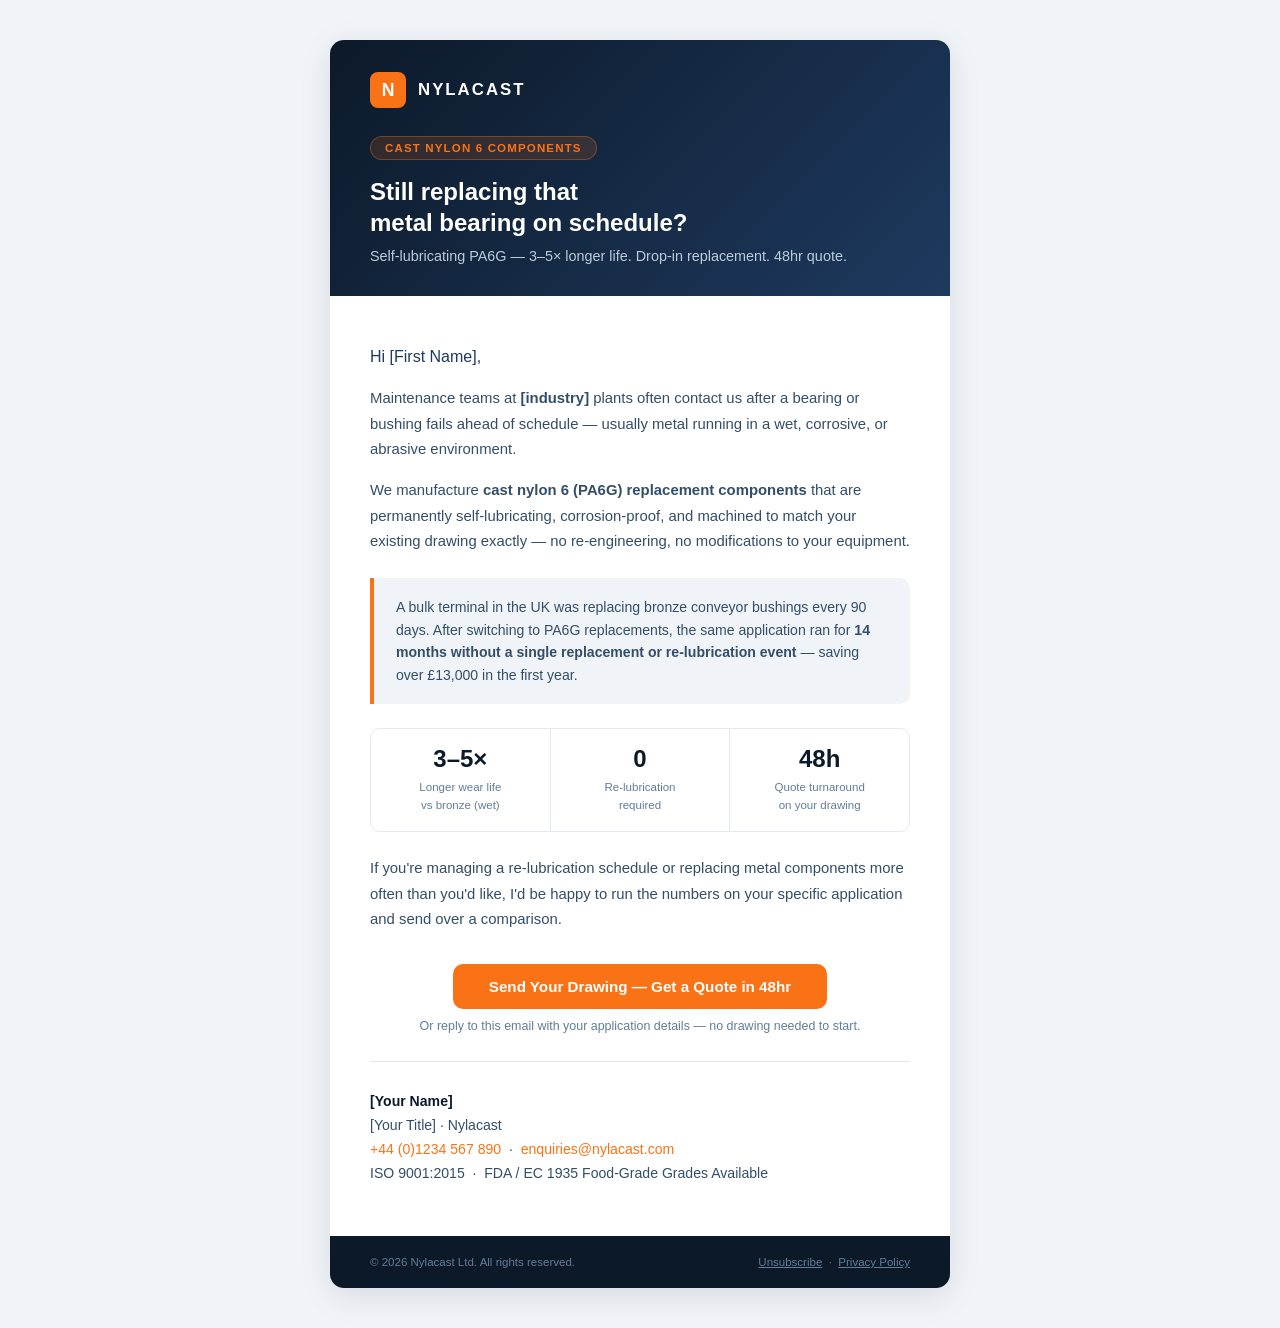
<file: campaign/nylon-6-castings/email-template.html>
<!DOCTYPE html>
<html lang="en">
<head>
  <meta charset="UTF-8" />
  <meta name="viewport" content="width=device-width, initial-scale=1.0" />
  <title>Nylacast — Cold Email Template</title>
  <style>
    body { margin: 0; padding: 0; background: #f0f4f8; font-family: 'Inter', Arial, sans-serif; }
    .wrapper { max-width: 620px; margin: 40px auto; background: #ffffff; border-radius: 14px; overflow: hidden; box-shadow: 0 8px 32px rgba(0,0,0,.10); }
    .header { background: linear-gradient(135deg, #0c1929 0%, #1e3a5f 100%); padding: 32px 40px; }
    .header-logo { display: flex; align-items: center; gap: 12px; margin-bottom: 28px; }
    .logo-mark { width: 36px; height: 36px; background: #f97316; border-radius: 8px; display: inline-flex; align-items: center; justify-content: center; font-weight: 800; font-size: 1.1rem; color: #fff; }
    .logo-text { font-weight: 800; font-size: 1.05rem; letter-spacing: .12em; color: #fff; }
    .header-badge { display: inline-block; background: rgba(249,115,22,.15); border: 1px solid rgba(249,115,22,.35); color: #f97316; font-size: .72rem; font-weight: 700; letter-spacing: .1em; text-transform: uppercase; padding: 5px 14px; border-radius: 100px; margin-bottom: 16px; }
    .header h1 { font-size: 1.5rem; font-weight: 700; color: #ffffff; margin: 0 0 10px; line-height: 1.3; }
    .header p { font-size: .9rem; color: #bcccdc; margin: 0; }
    .body { padding: 36px 40px; }
    .greeting { font-size: 1rem; color: #1e3a5f; margin-bottom: 20px; }
    .body-text { font-size: .93rem; color: #334e68; line-height: 1.7; margin-bottom: 16px; }
    .highlight-box { background: #f0f4f8; border-left: 4px solid #f97316; border-radius: 0 10px 10px 0; padding: 18px 22px; margin: 24px 0; }
    .highlight-box p { font-size: .88rem; color: #334e68; margin: 0; line-height: 1.6; }
    .stats-row { display: flex; gap: 0; border: 1px solid #e2e8f0; border-radius: 10px; overflow: hidden; margin: 24px 0; }
    .stat-box { flex: 1; padding: 18px 16px; text-align: center; border-right: 1px solid #e2e8f0; }
    .stat-box:last-child { border-right: none; }
    .stat-box .val { display: block; font-size: 1.5rem; font-weight: 800; color: #0c1929; line-height: 1; margin-bottom: 6px; }
    .stat-box .lbl { font-size: .72rem; color: #627d98; line-height: 1.4; }
    .cta-block { text-align: center; margin: 32px 0 24px; }
    .cta-btn { display: inline-block; background: #f97316; color: #ffffff; font-weight: 700; font-size: .95rem; padding: 14px 36px; border-radius: 10px; text-decoration: none; }
    .cta-sub { font-size: .78rem; color: #627d98; margin-top: 10px; }
    .divider { border: none; border-top: 1px solid #e2e8f0; margin: 28px 0; }
    .sig { font-size: .88rem; color: #334e68; line-height: 1.7; }
    .sig strong { color: #0c1929; }
    .sig a { color: #f97316; text-decoration: none; }
    .footer { background: #0c1929; padding: 20px 40px; display: flex; justify-content: space-between; align-items: center; flex-wrap: wrap; gap: 8px; }
    .footer p { font-size: .72rem; color: #627d98; margin: 0; }
    .footer a { color: #627d98; text-decoration: underline; }
  </style>
</head>
<body>
<div class="wrapper">

  <!-- HEADER -->
  <div class="header">
    <div class="header-logo">
      <div class="logo-mark">N</div>
      <span class="logo-text">NYLACAST</span>
    </div>
    <div class="header-badge">Cast Nylon 6 Components</div>
    <h1>Still replacing that<br/>metal bearing on schedule?</h1>
    <p>Self-lubricating PA6G — 3–5× longer life. Drop-in replacement. 48hr quote.</p>
  </div>

  <!-- BODY -->
  <div class="body">
    <p class="greeting">Hi [First Name],</p>

    <p class="body-text">
      Maintenance teams at <strong>[industry]</strong> plants often contact us after a bearing or bushing fails
      ahead of schedule — usually metal running in a wet, corrosive, or abrasive environment.
    </p>

    <p class="body-text">
      We manufacture <strong>cast nylon 6 (PA6G) replacement components</strong> that are permanently
      self-lubricating, corrosion-proof, and machined to match your existing drawing exactly — no
      re-engineering, no modifications to your equipment.
    </p>

    <div class="highlight-box">
      <p>
        A bulk terminal in the UK was replacing bronze conveyor bushings every 90 days.
        After switching to PA6G replacements, the same application ran for <strong>14 months without
        a single replacement or re-lubrication event</strong> — saving over £13,000 in the first year.
      </p>
    </div>

    <div class="stats-row">
      <div class="stat-box">
        <span class="val">3–5×</span>
        <span class="lbl">Longer wear life<br/>vs bronze (wet)</span>
      </div>
      <div class="stat-box">
        <span class="val">0</span>
        <span class="lbl">Re-lubrication<br/>required</span>
      </div>
      <div class="stat-box">
        <span class="val">48h</span>
        <span class="lbl">Quote turnaround<br/>on your drawing</span>
      </div>
    </div>

    <p class="body-text">
      If you're managing a re-lubrication schedule or replacing metal components more often than you'd
      like, I'd be happy to run the numbers on your specific application and send over a comparison.
    </p>

    <div class="cta-block">
      <a href="#" class="cta-btn">Send Your Drawing — Get a Quote in 48hr</a>
      <p class="cta-sub">Or reply to this email with your application details — no drawing needed to start.</p>
    </div>

    <hr class="divider" />

    <div class="sig">
      <p><strong>[Your Name]</strong><br />
      [Your Title] · Nylacast<br />
      <a href="tel:+441234567890">+44 (0)1234 567 890</a> &nbsp;·&nbsp;
      <a href="mailto:enquiries@nylacast.com">enquiries@nylacast.com</a><br />
      ISO 9001:2015 &nbsp;·&nbsp; FDA / EC 1935 Food-Grade Grades Available
      </p>
    </div>
  </div>

  <!-- FOOTER -->
  <div class="footer">
    <p>© 2026 Nylacast Ltd. All rights reserved.</p>
    <p><a href="#">Unsubscribe</a> &nbsp;·&nbsp; <a href="#">Privacy Policy</a></p>
  </div>

</div>
</body>
</html>
</file>
<file: campaign/nylon-6-castings/styles.css>
/* ===== RESET & BASE ===== */
*, *::before, *::after { box-sizing: border-box; margin: 0; padding: 0; }

:root {
  --navy:    #0c1929;
  --navy2:   #112240;
  --blue:    #1e3a5f;
  --steel:   #334e68;
  --mid:     #627d98;
  --light:   #bcccdc;
  --pale:    #f0f4f8;
  --white:   #ffffff;
  --orange:  #f97316;
  --orange2: #ea6c0a;
  --green:   #22c55e;
  --red:     #ef4444;
  --font:    'Inter', system-ui, sans-serif;
  --radius:  10px;
  --shadow:  0 4px 24px rgba(0,0,0,.12);
  --shadow-lg: 0 12px 40px rgba(0,0,0,.18);
}

html { font-size: 16px; scroll-behavior: smooth; }
body { font-family: var(--font); color: var(--navy); background: var(--white); line-height: 1.6; }
a { text-decoration: none; color: inherit; }
img { max-width: 100%; display: block; }

/* ===== LAYOUT ===== */
.container { max-width: 1200px; margin: 0 auto; padding: 0 24px; }
.section { padding: 96px 0; }
.section-dark { background: var(--navy); color: var(--white); }
.section-accent { background: var(--navy2); color: var(--white); }

/* ===== TYPOGRAPHY ===== */
h1 { font-size: clamp(2.2rem, 5vw, 3.4rem); font-weight: 800; line-height: 1.15; letter-spacing: -.02em; }
h2 { font-size: clamp(1.6rem, 3vw, 2.4rem); font-weight: 700; line-height: 1.2; letter-spacing: -.015em; }
h3 { font-size: 1.15rem; font-weight: 600; }
p  { color: var(--steel); }
.section-dark p, .section-accent p { color: var(--light); }

.section-header { text-align: center; max-width: 680px; margin: 0 auto 64px; }
.section-tag { font-size: .75rem; font-weight: 700; letter-spacing: .12em; text-transform: uppercase; color: var(--orange); margin-bottom: 12px; }
.section-sub { margin-top: 16px; font-size: 1.05rem; }
.section-dark h2, .section-accent h2 { color: var(--white); }

.accent { color: var(--orange); }

/* ===== BUTTONS ===== */
.btn {
  display: inline-flex; align-items: center; justify-content: center;
  padding: 12px 28px; border-radius: var(--radius);
  font-size: .95rem; font-weight: 600; cursor: pointer;
  transition: all .2s; border: 2px solid transparent;
}
.btn-primary { background: var(--orange); color: var(--white); }
.btn-primary:hover { background: var(--orange2); transform: translateY(-1px); box-shadow: 0 6px 20px rgba(249,115,22,.35); }
.btn-ghost { background: transparent; color: var(--white); border-color: rgba(255,255,255,.3); }
.btn-ghost:hover { border-color: var(--white); background: rgba(255,255,255,.08); }
.btn-nav { background: var(--orange); color: var(--white); padding: 9px 22px; font-size: .88rem; }
.btn-nav:hover { background: var(--orange2); }
.btn-sm { padding: 8px 18px; font-size: .85rem; border: 2px solid var(--orange); color: var(--orange); border-radius: 8px; }
.btn-sm:hover { background: var(--orange); color: var(--white); }
.btn-accent { background: var(--orange); color: var(--white); border-color: var(--orange); }
.btn-accent:hover { background: var(--orange2); }
.btn-full { width: 100%; }

/* ===== NAV ===== */
.nav { position: sticky; top: 0; z-index: 100; background: rgba(12,25,41,.95); backdrop-filter: blur(12px); border-bottom: 1px solid rgba(255,255,255,.06); }
.nav-inner { display: flex; align-items: center; justify-content: space-between; height: 64px; }
.logo { display: flex; align-items: center; gap: 10px; }
.logo-mark { width: 34px; height: 34px; background: var(--orange); border-radius: 8px; display: flex; align-items: center; justify-content: center; font-weight: 800; font-size: 1.1rem; color: var(--white); }
.logo-text { font-weight: 800; font-size: 1.1rem; letter-spacing: .12em; color: var(--white); }
.nav-links { display: flex; align-items: center; gap: 32px; }
.nav-links a { color: var(--light); font-size: .9rem; font-weight: 500; transition: color .2s; }
.nav-links a:hover { color: var(--white); }

/* ===== HERO ===== */
.hero {
  position: relative; overflow: hidden;
  background: linear-gradient(135deg, var(--navy) 0%, var(--navy2) 60%, #1a2f50 100%);
  padding: 100px 0 80px;
}
.hero-bg-grid {
  position: absolute; inset: 0;
  background-image: linear-gradient(rgba(255,255,255,.03) 1px, transparent 1px),
                    linear-gradient(90deg, rgba(255,255,255,.03) 1px, transparent 1px);
  background-size: 60px 60px;
}
.hero-inner { position: relative; z-index: 1; }
.hero-badge {
  display: inline-block; background: rgba(249,115,22,.12); border: 1px solid rgba(249,115,22,.3);
  color: var(--orange); font-size: .78rem; font-weight: 600; letter-spacing: .08em;
  padding: 6px 16px; border-radius: 100px; margin-bottom: 28px;
}
.hero-heading { color: var(--white); max-width: 780px; margin-bottom: 20px; }
.hero-sub { font-size: 1.15rem; color: var(--light); max-width: 580px; margin-bottom: 36px; }
.hero-ctas { display: flex; gap: 16px; flex-wrap: wrap; margin-bottom: 64px; }
.hero-stats {
  display: flex; align-items: center; gap: 0;
  background: rgba(255,255,255,.05); border: 1px solid rgba(255,255,255,.08);
  border-radius: 14px; padding: 24px 32px; max-width: 760px;
  flex-wrap: wrap; gap: 0;
}
.stat { flex: 1; min-width: 120px; padding: 0 24px; }
.stat:first-child { padding-left: 0; }
.stat-value { display: block; font-size: 2rem; font-weight: 800; color: var(--white); line-height: 1; margin-bottom: 8px; }
.stat-label { font-size: .8rem; color: var(--mid); line-height: 1.4; }
.stat-divider { width: 1px; height: 48px; background: rgba(255,255,255,.1); flex-shrink: 0; }

/* ===== TRUST BAR ===== */
.trust-bar { background: var(--pale); border-top: 1px solid #dde; border-bottom: 1px solid #dde; padding: 20px 0; }
.trust-inner { display: flex; align-items: center; gap: 32px; flex-wrap: wrap; }
.trust-label { font-size: .75rem; font-weight: 700; letter-spacing: .1em; text-transform: uppercase; color: var(--mid); white-space: nowrap; }
.trust-logos { display: flex; gap: 24px; flex-wrap: wrap; }
.trust-logo { font-size: .85rem; font-weight: 600; color: var(--steel); white-space: nowrap; }

/* ===== COMPARE TABLE ===== */
.compare-table-wrap { overflow-x: auto; margin-bottom: 64px; border-radius: var(--radius); box-shadow: var(--shadow); }
.compare-table { width: 100%; border-collapse: collapse; font-size: .9rem; }
.compare-table th, .compare-table td { padding: 14px 20px; text-align: center; border-bottom: 1px solid var(--pale); }
.compare-table th:first-child, .compare-table td:first-child { text-align: left; font-weight: 500; }
.compare-table thead th { background: var(--navy); color: var(--white); font-size: .8rem; font-weight: 700; letter-spacing: .05em; text-transform: uppercase; }
.compare-table tbody tr:hover { background: #f8fafc; }
.highlight-col { background: rgba(249,115,22,.06); }
.compare-table thead .highlight-col { background: var(--orange); }
.tick { color: var(--green); font-size: 1.1rem; font-weight: 700; }
.cross { color: var(--red); font-size: 1.1rem; }

/* ===== BENEFIT CARDS ===== */
.benefit-cards { display: grid; grid-template-columns: repeat(auto-fill, minmax(280px, 1fr)); gap: 24px; }
.benefit-card {
  background: var(--pale); border-radius: 14px; padding: 28px;
  border: 1px solid #e2e8f0; transition: box-shadow .2s, transform .2s;
}
.benefit-card:hover { box-shadow: var(--shadow); transform: translateY(-2px); }
.benefit-icon { font-size: 1.8rem; margin-bottom: 14px; }
.benefit-card h3 { margin-bottom: 10px; color: var(--navy); }
.benefit-card p { font-size: .9rem; }

/* ===== APPLICATION GRID ===== */
.app-grid { display: grid; grid-template-columns: repeat(auto-fill, minmax(300px, 1fr)); gap: 24px; }
.app-card {
  background: rgba(255,255,255,.04); border: 1px solid rgba(255,255,255,.08);
  border-radius: 14px; padding: 28px; transition: background .2s, border-color .2s;
}
.app-card:hover { background: rgba(255,255,255,.07); border-color: rgba(249,115,22,.3); }
.app-icon { font-size: 2rem; margin-bottom: 14px; }
.app-card h3 { color: var(--white); margin-bottom: 10px; }
.app-card p { font-size: .9rem; margin-bottom: 16px; }
.app-list { list-style: none; padding: 0; }
.app-list li { font-size: .85rem; color: var(--mid); padding: 4px 0; padding-left: 16px; position: relative; }
.app-list li::before { content: '—'; position: absolute; left: 0; color: var(--orange); }

/* ===== PRODUCT GRID ===== */
.product-grid { display: grid; grid-template-columns: repeat(auto-fill, minmax(260px, 1fr)); gap: 24px; margin-bottom: 48px; }
.product-card { border-radius: 14px; overflow: hidden; border: 1px solid #e2e8f0; box-shadow: var(--shadow); transition: transform .2s, box-shadow .2s; }
.product-card:hover { transform: translateY(-3px); box-shadow: var(--shadow-lg); }
.product-img { height: 180px; }
.product-img.rod     { background: linear-gradient(135deg, #1e3a5f 0%, #334e68 100%); position: relative; }
.product-img.sheet   { background: linear-gradient(135deg, #243b55 0%, #141e30 100%); }
.product-img.tube    { background: linear-gradient(135deg, #16213e 0%, #0f3460 100%); }
.product-img.machined{ background: linear-gradient(135deg, #0c1929 0%, #1e3a5f 100%); }
.product-img::after {
  content: attr(class);
  position: absolute; bottom: 12px; left: 12px;
  font-size: .7rem; font-weight: 700; letter-spacing: .1em; text-transform: uppercase;
  color: rgba(255,255,255,.4);
}
.product-info { padding: 20px; }
.product-info h3 { margin-bottom: 8px; }
.product-info p { font-size: .88rem; margin-bottom: 16px; }
.grades-row { background: var(--pale); border-radius: 14px; padding: 28px; }
.grades-row h3 { margin-bottom: 16px; }
.grade-pills { display: flex; flex-wrap: wrap; gap: 10px; }
.grade-pill {
  background: var(--white); border: 1px solid #d1dce8;
  border-radius: 100px; padding: 6px 16px; font-size: .83rem; color: var(--steel);
}
.grade-pill strong { color: var(--navy); }

/* ===== CASE STUDY ===== */
.case-study { display: grid; grid-template-columns: 1fr 1fr; gap: 64px; align-items: center; }
.case-study-text p { margin-bottom: 16px; }
.case-results { display: flex; gap: 32px; margin-top: 32px; flex-wrap: wrap; }
.case-result { }
.case-value { display: block; font-size: 2.2rem; font-weight: 800; color: var(--orange); line-height: 1; margin-bottom: 6px; }
.case-label { font-size: .82rem; color: var(--mid); }
.case-study-aside blockquote {
  background: rgba(255,255,255,.05); border-left: 4px solid var(--orange);
  border-radius: 0 12px 12px 0; padding: 28px 28px 28px 24px;
}
.case-study-aside blockquote p { font-size: 1.05rem; font-style: italic; color: var(--light); margin-bottom: 16px; }
.case-study-aside blockquote cite { font-size: .82rem; color: var(--mid); font-style: normal; }

/* ===== PROCESS ===== */
.process-steps { display: flex; align-items: flex-start; gap: 0; flex-wrap: wrap; }
.process-step { flex: 1; min-width: 200px; padding: 0 24px; }
.process-step:first-child { padding-left: 0; }
.step-num { font-size: 2.5rem; font-weight: 800; color: var(--orange); opacity: .25; line-height: 1; margin-bottom: 14px; }
.process-step h3 { margin-bottom: 10px; }
.process-step p { font-size: .88rem; }
.process-arrow { font-size: 1.5rem; color: var(--light); padding-top: 18px; flex-shrink: 0; }

/* ===== QUOTE FORM ===== */
.quote-layout { display: grid; grid-template-columns: 1fr 1.2fr; gap: 64px; align-items: start; }
.quote-text h2 { color: var(--white); margin-bottom: 16px; }
.quote-text > p { margin-bottom: 24px; }
.quote-promises { list-style: none; padding: 0; margin-bottom: 32px; }
.quote-promises li { font-size: .9rem; padding: 6px 0; color: var(--light); }
.quote-contact p { font-size: .85rem; color: var(--mid); margin-bottom: 8px; }
.quote-phone { font-size: 1.3rem; font-weight: 700; color: var(--white); }
.quote-phone:hover { color: var(--orange); }

.quote-form { background: var(--white); border-radius: 16px; padding: 36px; box-shadow: var(--shadow-lg); }
.form-row { display: grid; grid-template-columns: 1fr 1fr; gap: 16px; }
.form-group { margin-bottom: 20px; }
.form-group label { display: block; font-size: .83rem; font-weight: 600; color: var(--steel); margin-bottom: 6px; }
.form-group input, .form-group select, .form-group textarea {
  width: 100%; padding: 11px 14px; border: 1.5px solid #d1dce8;
  border-radius: 8px; font-size: .92rem; font-family: var(--font);
  color: var(--navy); background: #fafcff;
  transition: border-color .2s, box-shadow .2s; outline: none;
}
.form-group input:focus, .form-group select:focus, .form-group textarea:focus {
  border-color: var(--orange); box-shadow: 0 0 0 3px rgba(249,115,22,.12);
}
.form-group input[type=file] { padding: 8px; }
.file-hint { font-size: .75rem; color: var(--mid); margin-top: 5px; }
.form-note { text-align: center; font-size: .78rem; color: var(--mid); margin-top: 12px; }

/* ===== FOOTER ===== */
.footer { background: var(--navy); color: var(--light); padding: 64px 0 0; }
.footer-inner { display: grid; grid-template-columns: 1.5fr 2fr; gap: 64px; padding-bottom: 48px; }
.footer-brand .logo { margin-bottom: 16px; }
.footer-brand p { font-size: .88rem; color: var(--mid); line-height: 1.6; }
.footer-links { display: grid; grid-template-columns: repeat(3, 1fr); gap: 32px; }
.footer-col h4 { font-size: .78rem; font-weight: 700; letter-spacing: .1em; text-transform: uppercase; color: var(--mid); margin-bottom: 16px; }
.footer-col a { display: block; font-size: .88rem; color: var(--light); padding: 4px 0; transition: color .2s; }
.footer-col a:hover { color: var(--orange); }
.footer-bottom {
  border-top: 1px solid rgba(255,255,255,.06); padding: 20px 0;
  display: flex;
}
.footer-bottom .container { display: flex; justify-content: space-between; align-items: center; flex-wrap: wrap; gap: 8px; width: 100%; }
.footer-bottom p { font-size: .78rem; color: var(--mid); }

/* ===== RESPONSIVE ===== */
@media (max-width: 900px) {
  .hero-stats { gap: 16px; }
  .stat-divider { display: none; }
  .stat { padding: 0; min-width: 100px; }
  .case-study { grid-template-columns: 1fr; gap: 32px; }
  .quote-layout { grid-template-columns: 1fr; gap: 40px; }
  .footer-inner { grid-template-columns: 1fr; gap: 40px; }
  .process-steps { flex-direction: column; }
  .process-arrow { transform: rotate(90deg); padding: 0; align-self: center; }
}
@media (max-width: 640px) {
  .nav-links a:not(.btn-nav) { display: none; }
  .hero-ctas { flex-direction: column; }
  .form-row { grid-template-columns: 1fr; }
  .footer-links { grid-template-columns: 1fr 1fr; }
}
</file>
